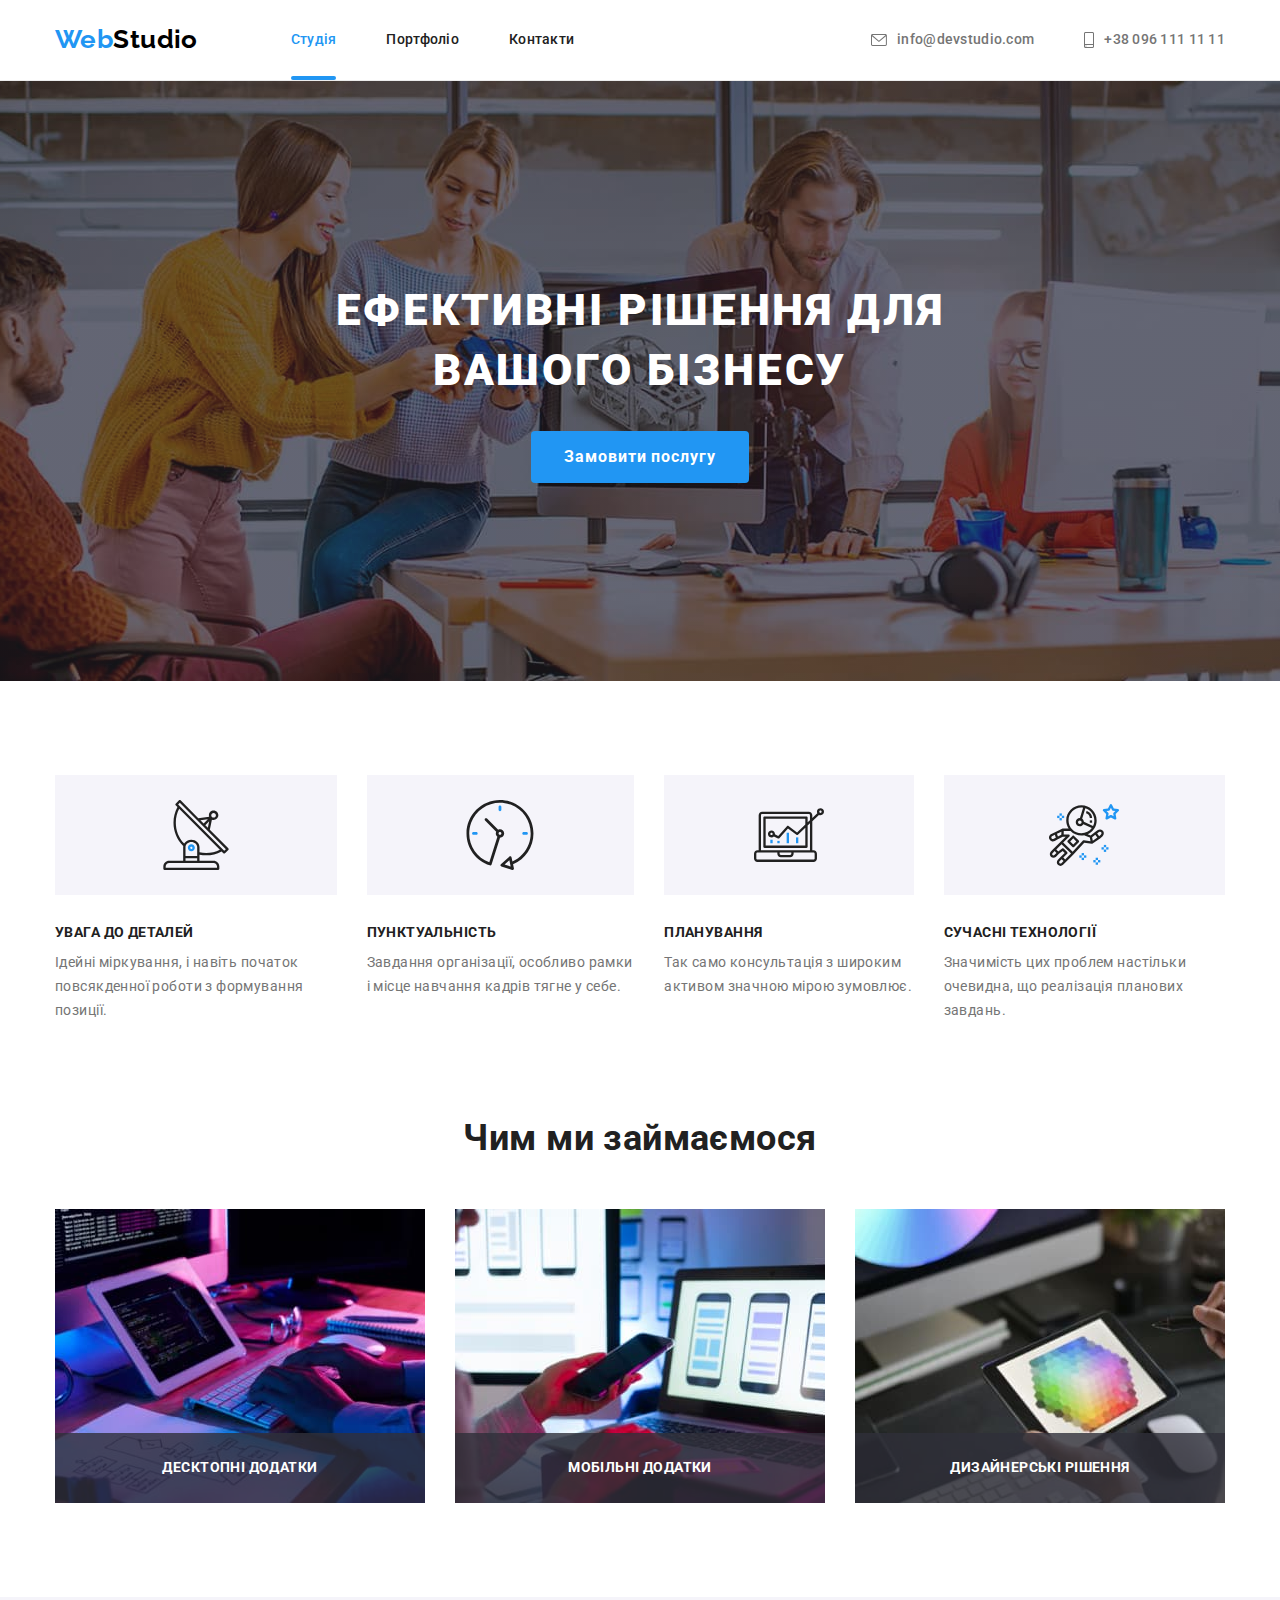
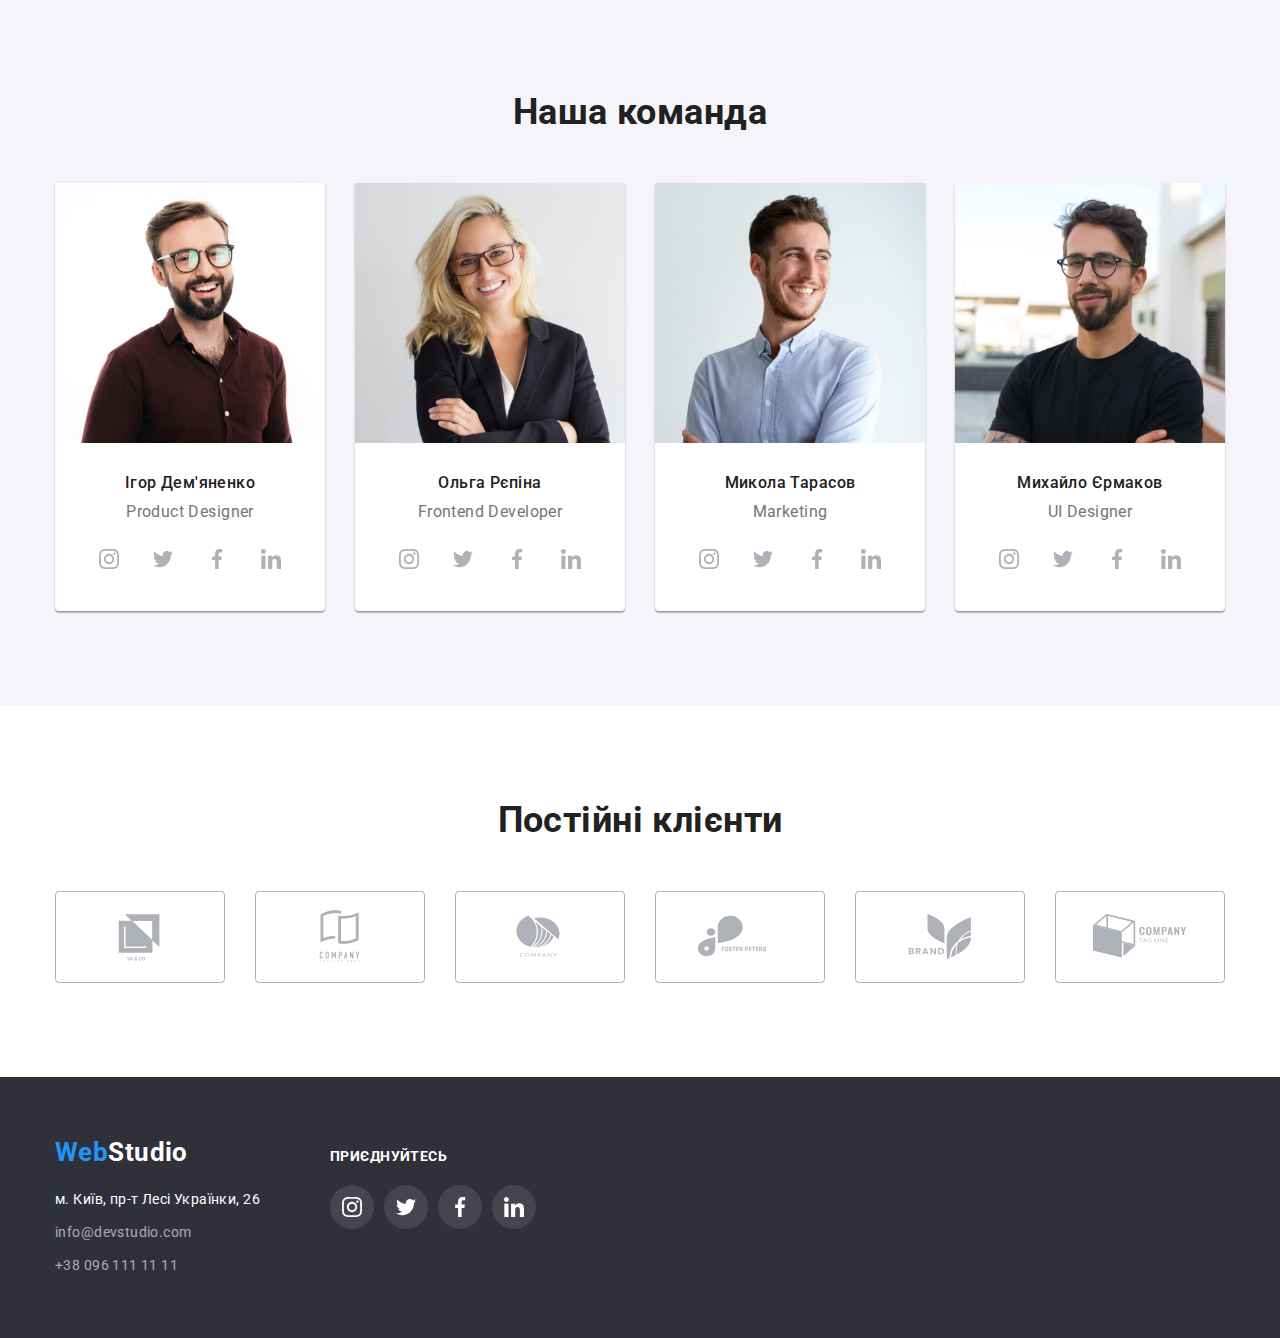
<file: index.html>
<!DOCTYPE html>
<html lang="uk">
<head>
    <meta charset="UTF-8">
    <meta http-equiv="X-UA-Compatible" content="IE=edge">
    <meta name="viewport" content="width=device-width, initial-scale=1.0">
    <title>Студія</title>
    <link rel="preconnect" href="https://fonts.googleapis.com">
<link rel="preconnect" href="https://fonts.gstatic.com" crossorigin>
<link href="https://fonts.googleapis.com/css2?family=Raleway:wght@700&family=Roboto:wght@400;500;700;900&display=swap" rel="stylesheet">
<link rel="stylesheet" href="https://cdnjs.cloudflare.com/ajax/libs/modern-normalize/1.1.0/modern-normalize.min.css ">   
<link rel="stylesheet" href="./css/styles.css">
</head>
<body>
    <!--шапка-->
    <header class="header">
        <div class="container header-container">
        <nav class="main-nav">
        <a href="./index.html" class="logo"><span class="accent">Web</span>Studio</a>
        <ul class="site-nav list">
            <li class="item"><a href="./index.html" class="link current">Студія</a></li>
            <li class="item"><a href="./portfolio.html" class="link">Портфоліо</a></li>
            <li class="item"><a href="" class="link">Контакти</a></li>
        </ul>
    </nav>
        <ul class="auth-nav list">
            <li class="item">   
            <a href="mailto:info@devstudio.com" class="link-mail">
                <svg class="icon-nav" width="16px" height="12px">
                <use href="./images/symbol-defs.svg#icon-envelope"></use>
                </svg>info@devstudio.com</a></li>
            <li class="item">
                <a href="tel:+380961111111" class="link">
                <svg class="icon-tel" width="10px" height="16px">
                    <use href="./images/symbol-defs.svg#icon-smartphone"></use>
                    </svg>+38 096 111 11 11</a></li>
        </ul>
    </div>
     </header>
     <main>
     <!--герой-->
     <div class="overlay">
        <section class="hero">  
            <h1 class="hero-title">ЕФЕКТИВНІ РІШЕННЯ ДЛЯ ВАШОГО БІЗНЕСУ</h1>
            <button data-modal-open type="button" class="button">Замовити послугу</button>
        </section>
    </div>
    
     <!--Наші особливості-->
     <section class="section-feature">
        <div class="container">
        <h2 class="visually-hidden">Наші особливості</h2>
        <ul class="feature-list">
          <li class="item"><a href="#" class="feature-icon">
            <svg class="links-icon" width="70px" height="70px">
            <use href="./images/symbol-defs.svg#icon-antenna">
            </use>
            </svg></a>
            <h3 class="title">УВАГА ДО ДЕТАЛЕЙ</h3>
            <p class="feature-list text">Ідейні міркування, і навіть початок повсякденної роботи з формування позиції. </p>
        </li>
        <li class="item"><a href="#" class="feature-icon">
            <svg class="links-icon" width="70px" height="70px">
                <use href="./images/symbol-defs.svg#icon-clock">
                </use>
                </svg></a>
            <h3 class="title">ПУНКТУАЛЬНІСТЬ</h3>
            <p class="feature-list text">Завдання організації, особливо рамки і місце навчання кадрів тягне у себе.</p>
        </li>
        <li class="item"><a href="#" class="feature-icon">
            <svg class="links-icon" width="70px" height="70px">
                <use href="./images/symbol-defs.svg#icon-diagram">
                </use>
                </svg></a>
            <h3 class="title">ПЛАНУВАННЯ</h3>
            <p class="feature-list text">Так само консультація з широким активом значною мірою зумовлює.</p>
        </li> 
        <li class="item"><a href="#" class="feature-icon">
            <svg class="links-icon" width="70px" height="70px">
                <use href="./images/symbol-defs.svg#icon-astronaut">
                </use>
                </svg></a>
            <h3 class="title">СУЧАСНІ ТЕХНОЛОГІЇ</h3>
            <p class="feature-list text">Значимість цих проблем настільки очевидна, що реалізація планових завдань.</p>
        </li> 
        </ul>
    </div>
     </section>
     <!--Чим ми займаємось-->
     <section class="section-work">
        <div class="container">
        <h2 class="section-title">Чим ми займаємося</h2>
        <ul class="work-list">
            <li class="item">
                <img src="./images/img-section-our-work-work-desc.jpg" alt="робочий стіл з комп'ютером">
                <p class="item-label">Десктопні додатки</p>
            </li>
            <li class="item">
                <img src="./images/img-section-our-work-mobile.jpg" alt="мобільний телефон">
                <p class="item-label">Мобільні додатки</p>
            </li>
            <li class="item">
                <img src="./images/img-section-our-work-tablet.jpg" alt="планшет">
                <p class="item-label">Дизайнерські рішення</p>
            </li>
        </ul>
    </div>
     </section>
     <!--Наша команда-->
     <section class="section-team">
        <div class="container">
        <h2 class="section-title">Наша команда</h2>
        <ul class="team-list"> 
            <li class="items">
                <img src="./images/img-section-our-team-pd.jpg" class="item" width="270" alt="чоловік в окулярах">
                <div class="container-img-team">
                <h3 class="title">Ігор Дем'яненко</h3>
                <p class="team-list text">Product Designer</p>
                <ul class="socials-list">
                    <li class="socials-list-link"><a href="#" class="links-icon">
                        <svg class="links-icon-insta" width="20px" height="20px">
                        <use href="./images/symbol-defs.svg#icon-instagram">
                        </use>
                        </svg></a></li>
                    <li class="socials-list-link"><a href="#" class="links-icon">
                        <svg class="links-icon-twitt" width="20px" height="20px">
                        <use href="./images/symbol-defs.svg#icon-twitter">
                        </use>
                        </svg></a></li>
                    <li class="socials-list-link"><a href="#" class="links-icon">
                        <svg class="links-icon-facebook" width="20px" height="20px">
                        <use href="./images/symbol-defs.svg#icon-facebook">
                        </use>
                        </svg></a></li>
                    <li class="socials-list-link"><a href="#" class="links-icon">
                        <svg class="links-icon-linkedin" width="20px" height="20px">
                        <use href="./images/symbol-defs.svg#icon-linkedin">
                        </use>
                        </svg></a></li>   
                </ul>
                </div>
            </li>
            <li class="items">
                <img src="./images/img-section-our-team-fd.jpg" class="item" width="270" alt="жінка">
                <div class="container-img-team">
                <h3 class="title">Ольга Рєпіна</h3>
                <p class="team-list text">Frontend Developer</p>
                <ul class="socials-list">
                    <li class="socials-list-link"><a href="#" class="links-icon">
                        <svg class="links-icon-insta" width="20px" height="20px">
                        <use href="./images/symbol-defs.svg#icon-instagram">
                        </use>
                        </svg></a></li>
                    <li class="socials-list-link"><a href="#" class="links-icon">
                        <svg class="links-icon-twitt" width="20px" height="20px">
                        <use href="./images/symbol-defs.svg#icon-twitter">
                        </use>
                        </svg></a></li>
                    <li class="socials-list-link"><a href="#" class="links-icon">
                        <svg class="links-icon-facebook" width="20px" height="20px">
                        <use href="./images/symbol-defs.svg#icon-facebook">
                        </use>
                        </svg></a></li>
                    <li class="socials-list-link"><a href="#" class="links-icon">
                        <svg class="links-icon-linkedin" width="20px" height="20px">
                        <use href="./images/symbol-defs.svg#icon-linkedin">
                        </use>
                        </svg></a></li>   
                </ul>
            </div>
            </li>
            <li class="items">
                <img src="./images/img-section-our-team-m.jpg" class="item" width="270" alt="чоловік">
                <div class="container-img-team">
                <h3 class="title">Микола Тарасов</h3>
                <p class="team-list text">Marketing</p>
                <ul class="socials-list">
                    <li class="socials-list-link"><a href="#" class="links-icon">
                        <svg class="links-icon-insta" width="20px" height="20px">
                        <use href="./images/symbol-defs.svg#icon-instagram">
                        </use>
                        </svg></a></li>
                    <li class="socials-list-link"><a href="#" class="links-icon">
                        <svg class="links-icon-twitt" width="20px" height="20px">
                        <use href="./images/symbol-defs.svg#icon-twitter">
                        </use>
                        </svg></a></li>
                    <li class="socials-list-link"><a href="#" class="links-icon">
                        <svg class="links-icon-facebook" width="20px" height="20px">
                        <use href="./images/symbol-defs.svg#icon-facebook">
                        </use>
                        </svg></a></li>
                    <li class="socials-list-link"><a href="#" class="links-icon">
                        <svg class="links-icon-linkedin" width="20px" height="20px">
                        <use href="./images/symbol-defs.svg#icon-linkedin">
                        </use>
                        </svg></a></li>   
                </ul>
            </div>
            </li>
            <li class="items">
                <img src="./images/img-section-our-team-uid.jpg" class="item" width="270" alt="чоловік">
                <div class="container-img-team">
                <h3 class="title">Михайло Єрмаков</h3>
                <p class="team-list text">UI Designer</p>
                <ul class="socials-list">
                    <li class="socials-list-link"><a href="#" class="links-icon">
                        <svg class="links-icon-insta" width="20px" height="20px">
                        <use href="./images/symbol-defs.svg#icon-instagram">
                        </use>
                        </svg></a></li>
                    <li class="socials-list-link"><a href="#" class="links-icon">
                        <svg class="links-icon-twitt" width="20px" height="20px">
                        <use href="./images/symbol-defs.svg#icon-twitter">
                        </use>
                        </svg></a></li>
                    <li class="socials-list-link"><a href="#" class="links-icon">
                        <svg class="links-icon-facebook" width="20px" height="20px">
                        <use href="./images/symbol-defs.svg#icon-facebook">
                        </use>
                        </svg></a></li>
                    <li class="socials-list-link"><a href="#" class="links-icon">
                        <svg class="links-icon-linkedin" width="20px" height="20px">
                        <use href="./images/symbol-defs.svg#icon-linkedin">
                        </use>
                        </svg></a></li>   
                </ul>
            </div>
            </li>
        </ul>
    </div>
     </section>
     <!-- НАШІ КЛІЕНТИ -->
     <section class="section-clients">
        <div class="container">
            <h2 class="section-title">Постійні клієнти</h2>
            <ul class="client-list">
                <li class="item"><a href="#" class="company-icon">
                    <svg class="btn-icon" width="106px" height="60px">
                    <use href="./images/symbol-defs.svg#icon-Logo">
                    </use>
                    </svg></a></li>
                <li class="item"><a href="#" class="company-icon">
                    <svg class="btn-icon" width="106px" height="60px">
                    <use href="./images/symbol-defs.svg#icon-Logo-1">
                    </use>
                    </svg></a></li>
                <li class="item"><a href="#" class="company-icon">
                    <svg class="btn-icon" width="106px" height="60px">
                    <use href="./images/symbol-defs.svg#icon-Logo-2">
                    </use>
                    </svg></a></li>
                <li class="item"><a href="#" class="company-icon">
                    <svg class="btn-icon" width="106px" height="60px">
                    <use href="./images/symbol-defs.svg#icon-Logo-3">
                    </use>
                    </svg></a></li>
                <li class="item"><a href="#" class="company-icon">
                    <svg class="btn-icon" width="106px" height="60px">
                    <use href="./images/symbol-defs.svg#icon-Logo-4">
                    </use>
                    </svg></a></li>
                <li class="item"><a href="#" class="company-icon">
                    <svg class="btn-icon" width="106px" height="60px">
                    <use href="./images/symbol-defs.svg#icon-Logo-5">
                    </use>
                    </svg></a></li>
            </ul>
        </div>
     </section>
    </main>
    <footer class="footer">
        <div class="container">
        <div>
        <a href="./index.html" class="logo-footer"><span class="accent">Web</span>Studio</a>
        <address>
            <ul class="address-nav list">
                <li><a href="https://goo.gl/maps/8p7UmijSQz6goDwR9" class="link-map" target="_blank" rel="noreferrer noopener">м. Київ, пр-т Лесі Українки, 26</a></li>
                <li><a href="mailto:info@devstudio.com" class="link">info@devstudio.com</a></li>
                <li><a href="tel:+380961111111" class="link">+38 096 111 11 11</a></li>
            </ul>
        </address>
    </div>
        <div class="socials">
            <p class="socials-title">ПРИЄДНУЙТЕСЬ</p>
            <ul class="socials-list">
                <li class="socials-list-link">
                    <a href="#" class="links-icon">
                    <svg class="links-icon-insta" width="20px" height="20px">
                    <use href="./images/symbol-defs.svg#icon-instagram">
                    </use>
                    </svg></a></li>
                <li class="socials-list-link">
                    <a href="#" class="links-icon">
                    <svg class="links-icon-twitt" width="20px" height="20px">
                    <use href="./images/symbol-defs.svg#icon-twitter">
                    </use>
                    </svg></a></li>
                <li class="socials-list-link">
                    <a href="#" class="links-icon">
                    <svg class="links-icon-facebook" width="20px" height="20px">
                    <use href="./images/symbol-defs.svg#icon-facebook">
                    </use>
                    </svg></a></li>
                <li class="socials-list-link">
                    <a href="#" class="links-icon">
                    <svg class="links-icon-linkedin" width="20px" height="20px">
                    <use href="./images/symbol-defs.svg#icon-linkedin">
                    </use>
                    </svg></a></li>
               
            </ul>
        </div>
    </div>
    </footer>
    <div class="backdrop is-hidden " data-modal>
        <div class="modal">
            <button data-modal-close class="modal-btn">
                <svg class="icon-close" width="18px" height="18px">
                <use href="./images/symbol-defs.svg#icon-close-black-18dp">
                </use>
                </svg></button>
        </div>
    </div>
    <script src="./js/modal.js"></script>
</body>
</html>
</file>
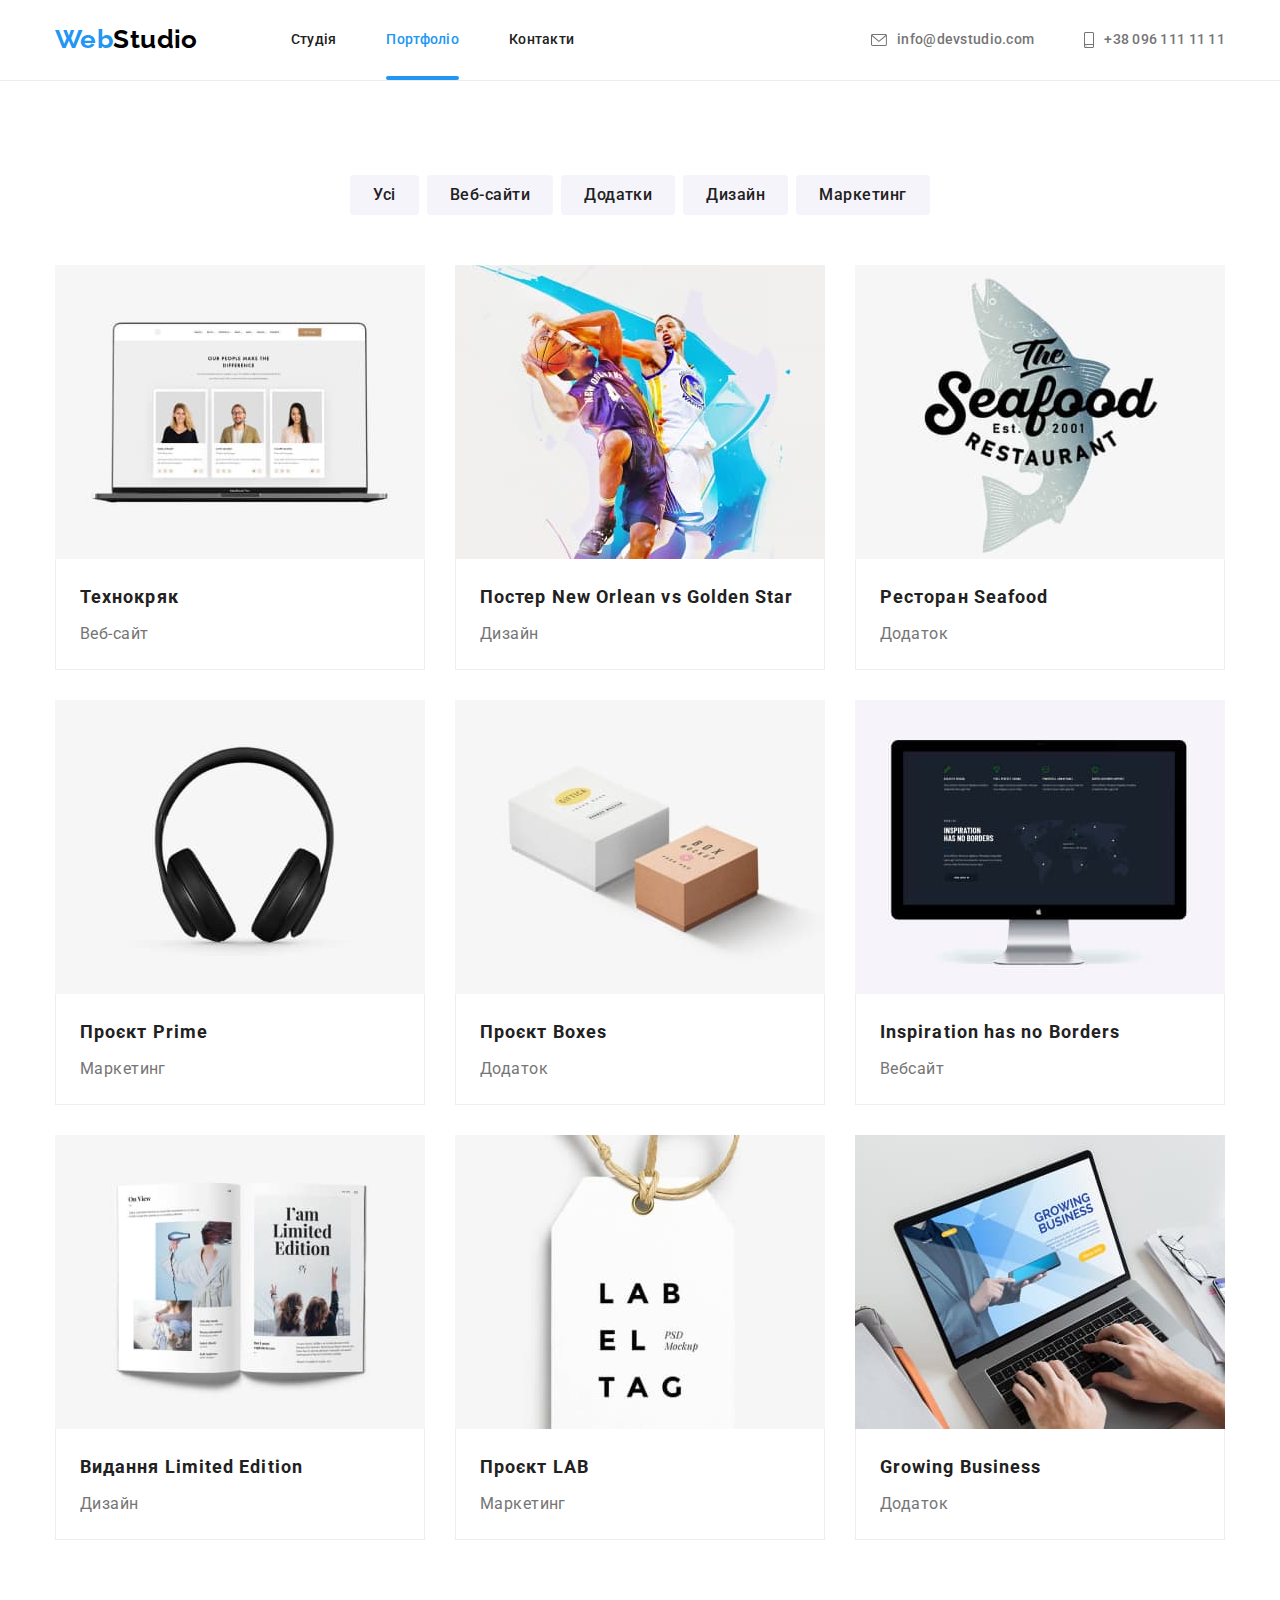
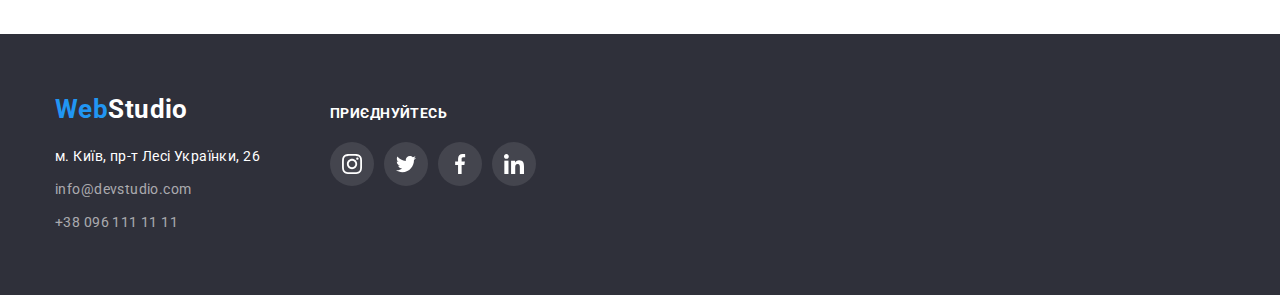
<file: portfolio.html>
<!DOCTYPE html>
<html lang="uk">
<head>
    <meta charset="UTF-8">
    <meta http-equiv="X-UA-Compatible" content="IE=edge">
    <meta name="viewport" content="width=device-width, initial-scale=1.0">
    <title>Студія</title>
    <link rel="preconnect" href="https://fonts.googleapis.com">
<link rel="preconnect" href="https://fonts.gstatic.com" crossorigin>
<link href="https://fonts.googleapis.com/css2?family=Raleway:wght@700&family=Roboto:wght@400;500;700;900&display=swap" rel="stylesheet">
 <link rel="stylesheet" href="https://cdnjs.cloudflare.com/ajax/libs/modern-normalize/1.1.0/modern-normalize.min.css ">   
<link rel="stylesheet" href="./css/styles.css">
</head>
<body>
    <!--шапка-->
    <header class="header">
        <div class="container header-container">
        <nav class="main-nav">
        <a href="./index.html" class="logo"><span class="accent">Web</span>Studio</a>
        <ul class="site-nav list">
            <li class="item"><a href="./index.html" class="link">Студія</a></li>
            <li class="item"><a href="./portfolio.html" class="link current">Портфоліо</a></li>
            <li class="item"><a href="" class="link">Контакти</a></li>
        </ul>
        </nav>
        <ul class="auth-nav list">
            <li class="item">   
             <a href="mailto:info@devstudio.com" class="link-mail">
                <svg class="icon-nav" width="16px" height="12px">
                <use href="./images/symbol-defs.svg#icon-envelope"></use>
                </svg>info@devstudio.com</a></li>
            <li class="item">
                <a href="tel:+380961111111" class="link">
                <svg class="icon-tel" width="10px" height="16px">
                    <use href="./images/symbol-defs.svg#icon-smartphone"></use>
                    </svg>+38 096 111 11 11</a></li>
        </ul>
    </div>
     </header>
     <main>
        <section class="portfolio">
        <div class="container">
          <h1 class="visually-hidden">наші проекти</h1>
          <ul class="portfolio-btn">
            <li class="item"><button type="button" class="buttons">Усі</button></li>
            <li class="item"><button type="button" class="buttons">Веб-сайти</button></li>
            <li class="item"><button type="button" class="buttons">Додатки</button></li>
            <li class="item"><button type="button" class="buttons">Дизайн</button></li>
            <li class="item"><button type="button" class="buttons">Маркетинг</button></li>
        </ul>
        <!-- наші роботи-->
            <ul class="portfolio-list">
                <li class="items">
                    <a href="" class="card-link">
                    <div class="product-thumb">
                    <img src="./images/технокряк.jpg" class="item" width="370" alt="Ноутбук">
                    <p class="product-overlay">Ресурс пропонує комплексні 
                        пропозиції з різним рівнем функціоналу та сервісів.
                         Все це дозволить відвідувачу отримати вичерпні
                          відомості про компанію чи приватну особу.</p>
                    </div>
                    <div class="container-img">
                        <h2 class="portfolio-list-title">Технокряк</h2>
                        <p class="text">Веб-сайт</p>
                    </div>
                    
                </a>
                </li>
                <li class="items">
                    <a href="" class="card-link">
                    <div class="product-thumb">
                    <img src="./images/Orleans.jpg" class="item" width="370" alt="чоловіки грають в баскетбол">
                    <p class="product-overlay">Ресурс пропонує комплексні 
                        пропозиції з різним рівнем функціоналу та сервісів.
                         Все це дозволить відвідувачу отримати вичерпні
                          відомості про компанію чи приватну особу.</p>
                    </div>
                    <div class="container-img" >
                        <h2 class="portfolio-list-title">Постер New Orlean vs Golden Star</h2>
                    <p class="text">Дизайн</p>
                    </div>
                    </a>
                </li>
                <li class="items">
                    <a href="" class="card-link">
                    <div class="product-thumb">
                    <img src="./images/seafood.jpg" class="item" width="370" alt="логотип ресторану">
                    <p class="product-overlay">Ресурс пропонує комплексні 
                        пропозиції з різним рівнем функціоналу та сервісів.
                         Все це дозволить відвідувачу отримати вичерпні
                          відомості про компанію чи приватну особу.</p>
                    </div>
                    <div class="container-img">
                        <h2 class="portfolio-list-title">Ресторан Seafood</h2>
                        <p class="text">Додаток</p>
                    </div>
                    </a>
                </li>
                <li class="items">
                    <a href="" class="card-link">
                    <div class="product-thumb">
                    <img src="./images/headphon.jpg" class="item" width="370" alt="навушники">
                    <p class="product-overlay">Ресурс пропонує комплексні 
                        пропозиції з різним рівнем функціоналу та сервісів.
                         Все це дозволить відвідувачу отримати вичерпні
                          відомості про компанію чи приватну особу.</p>
                    </div>
                    <div class="container-img">
                        <h2 class="portfolio-list-title">Проєкт Prime</h2>
                        <p class="text">Маркетинг</p>
                    </div>
                    </a>
                </li>
                <li class="items">
                    <a href="" class="card-link">
                     <div class="product-thumb">
                    <img src="./images/box.jpg" class="item" width="370" alt="дві коробки">
                    <p class="product-overlay">Ресурс пропонує комплексні 
                        пропозиції з різним рівнем функціоналу та сервісів.
                         Все це дозволить відвідувачу отримати вичерпні
                          відомості про компанію чи приватну особу.</p>
                    </div>
                    <div class="container-img">
                        <h2 class="portfolio-list-title">Проєкт Boxes</h2>
                        <p class="text">Додаток</p>
                    </div>
                    </a>
                </li>
                <li class="items">
                    <a href="" class="card-link">
                    <div class="product-thumb">
                    <img src="./images/comp.jpg" class="item" width="370" alt="монітор">
                    <p class="product-overlay">Ресурс пропонує комплексні 
                        пропозиції з різним рівнем функціоналу та сервісів.
                         Все це дозволить відвідувачу отримати вичерпні
                          відомості про компанію чи приватну особу.</p>
                    </div>
                    <div class="container-img">
                        <h2 class="portfolio-list-title">Inspiration has no Borders</h2>
                        <p class="text" >Вебсайт</p>
                    </div>
                    </a>
                </li>
                <li class="items">
                    <a href="" class="card-link">
                    <div class="product-thumb">
                    <img src="./images/book.jpg" class="item" width="370" alt="книга">
                    <p class="product-overlay">Ресурс пропонує комплексні 
                        пропозиції з різним рівнем функціоналу та сервісів.
                         Все це дозволить відвідувачу отримати вичерпні
                          відомості про компанію чи приватну особу.</p>
                    </div>
                    <div class="container-img">
                        <h2 class="portfolio-list-title">Видання Limited Edition</h2>
                        <p class="text">Дизайн</p>
                    </div>
                    </a>
                </li>
                <li class="items">
                    <a href="" class="card-link">
                    <div class="product-thumb">
                    <img src="./images/label.jpg" class="item" width="370" alt="логотип">
                    <p class="product-overlay">Ресурс пропонує комплексні 
                        пропозиції з різним рівнем функціоналу та сервісів.
                         Все це дозволить відвідувачу отримати вичерпні
                          відомості про компанію чи приватну особу.</p>
                    </div>
                    <div class="container-img">
                        <h2 class="portfolio-list-title">Проєкт LAB</h2>
                        <p class="text">Маркетинг</p>
                    </div>
                    </a>
                </li>
                <li class="items">
                    <a href="" class="card-link">
                    <div class="product-thumb">
                    <img src="./images/laptop.jpg" class="item" width="370" alt="людина працює з ноутбуком">
                    <p class="product-overlay">Ресурс пропонує комплексні 
                        пропозиції з різним рівнем функціоналу та сервісів.
                         Все це дозволить відвідувачу отримати вичерпні
                          відомості про компанію чи приватну особу.</p>
                    </div>
                    <div class="container-img">
                        <h2 class="portfolio-list-title">Growing Business</h2>
                        <p class="text">Додаток</p>
                    </div>
                    </a>
                </li>
            </ul>
        </div> 
        </section>
     </main>
     <footer class="footer">
        <div class="container">
        <div>
        <a href="./index.html" class="logo-footer"><span class="accent">Web</span>Studio</a>
        <address>
            <ul class="address-nav list">
                <li><a href="https://goo.gl/maps/8p7UmijSQz6goDwR9" class="link-map" target="_blank" rel="noreferrer noopener">м. Київ, пр-т Лесі Українки, 26</a></li>
                <li><a href="mailto:info@devstudio.com" class="link">info@devstudio.com</a></li>
                <li><a href="tel:+380961111111" class="link">+38 096 111 11 11</a></li>
            </ul>
        </address>
    </div>
        <div class="socials">
            <p class="socials-title">ПРИЄДНУЙТЕСЬ</p>
            <ul class="socials-list">
                <li class="socials-list-link">
                    <a href="#" class="links-icon">
                    <svg class="links-icon-insta" width="20px" height="20px">
                    <use href="./images/symbol-defs.svg#icon-instagram">
                    </use>
                    </svg></a></li>
                <li class="socials-list-link">
                    <a href="#" class="links-icon">
                    <svg class="links-icon-twitt" width="20px" height="20px">
                    <use href="./images/symbol-defs.svg#icon-twitter">
                    </use>
                    </svg></a></li>
                <li class="socials-list-link">
                    <a href="#" class="links-icon">
                    <svg class="links-icon-facebook" width="20px" height="20px">
                    <use href="./images/symbol-defs.svg#icon-facebook">
                    </use>
                    </svg></a></li>
                <li class="socials-list-link">
                    <a href="#" class="links-icon">
                    <svg class="links-icon-linkedin" width="20px" height="20px">
                    <use href="./images/symbol-defs.svg#icon-linkedin">
                    </use>
                    </svg></a></li>
               
            </ul>
        </div>
    </div>
    </footer>
</body>
</html>
</file>
<file: css/styles.css>
/* колір основного тексту #757575;*/
/* вторинний колір тексту #212121;*/
/* заголовок #FFFFFF;*/
/* колір акценту #2196F3;*/
/*основний колір фону #F5F5F5;*/
/* вторинний колір фону #F5F4FA;*/
/* колір посилання в футері mail tel  rgba(255, 255, 255, 0.6) */
/* колір кнопки при ховері #188CE8 */
/* колір бордера портфоліо картка #EEEEEE */
/* колір лого клієнтів #AFB1B8 */

:root {
    --primary-text-color:#757575;
    --title-text-color:#212121;
    --accent-color:#2196F3;
    --head-title-color:#FFFFFF;
    --primary-bg-color:#FFFFFF;
    --secondary-bg-color:#F5F4FA;
    --hero-bg-color:#2F303A;
    --primary-logo-color:#000000;
    --secondary-link-color: rgba(255, 255, 255, 0.6);
    --button-bgc-hover-color: #188CE8;
    --bottom-border-card-color: #EEEEEE;
    --border-header-color: #ececec;
    --clients-logo-color:#AFB1B8;
    --timing-function: cubic-bezier(0.4, 0, 0.2, 1);
}
body {
color: var(--primary-text-color);
background-color: var(--primary-bg-color);
font-family: "Roboto", "Sans-serif";
font-size: 14px;
letter-spacing: 0.03em;
line-height: 1.71;
}

.section-team, .section-work,
 .section-feature, .hero,
  .portfolio, .section-clients{
padding-top: 94px;
padding-bottom: 94px;
}

.container {
margin-left: auto;
margin-right: auto;
width: 1200px;
padding-left: 15px;
padding-right: 15px;
}

.list, .feature-list, .work-list, .team-list, 
.portfolio-btn, .portfolio-list, .client-list,
.socials-list, links-list{
list-style: none;
padding: 0;
margin: 0;
}

.accent {
color:var(--accent-color);
}
.logo {
text-decoration: none;
color:var(--primary-logo-color);
font-family: "Raleway", "sans-serif";
font-weight: 700;
font-size: 26px;
line-height: 1.2;
transition-property: color;
transition-duration: 250ms;
transition-timing-function: var(--timing-function);
}
.logo-footer {
text-decoration: none;
color: var(--head-title-color);
font-weight: 700;
font-size: 26px;
line-height: 1.2;
}
    
.logo:hover {
color:var(--accent-color);
}

/* HEADER*/
.header {
display: flex;
border-bottom: 1px solid var(--border-header-color);
}
.container.header-container{
display: flex;
}
/* Main NAV */
.main-nav {
display: flex;
align-items: center;
}
/* site-nav*/
.site-nav {
display: flex;
margin-left: 93px;
}

.site-nav .item + .item {
margin-left: 50px;
}
.site-nav .link {
display: block;
padding-top: 32px; 
padding-bottom: 32px;   

text-decoration: none;
color:var(--title-text-color);
font-weight: 500;
font-size: 14px;
line-height: 1.14;
letter-spacing: 0.02em;
transition-property: color;
transition-duration: 250ms;
transition-timing-function: var(--timing-function);
}

.site-nav .link:hover, 
.site-nav .link:focus {
color:var(--accent-color);
}
.site-nav .link.current {
position: relative;
color: var(--accent-color);
}
.site-nav .link.current::after{
    display: block;
    position: absolute;
    bottom: 0;
    left: 0;
    content: "";
    width: 100%;
    height: 4px;
    border-radius: 2px;
    background-color: var(--accent-color);
}
/* auth-nav */
.auth-nav {
display: flex; 
align-items: center; 
margin-left: auto; 
}
.auth-nav .item + .item {
margin-left: 50px;    
}
.icon-nav{
    margin-right: 10px;
    fill: currentColor;
}
.icon-tel{
    margin-right: 10px;
    fill: currentColor;
}

.auth-nav .link,
.auth-nav .link-mail {
display: flex;
align-items: center;
text-decoration: none;
color: var(--primary-text-color);
font-weight: 500;
font-size: 14px;
line-height: 1.14;
letter-spacing: 0.02em;
transition-property: color, fill;
transition-duration: 250ms;
transition-timing-function: var(--timing-function);
}
.auth-nav .link-mail:hover,
.auth-nav .link-mail:focus {
color: var(--accent-color);
fill: var(--accent-color);
}

.auth-nav .link:hover, 
.auth-nav .link:focus {
color: var(--accent-color);
fill: var(--accent-color);
}  

/* HERO */
.hero {
padding-top: 200px;
padding-bottom: 200px;   
}
.overlay{
    max-width: 1600px;
    height: 600px;
    margin-left: auto;
    margin-right: auto;
    background-image: linear-gradient( to right, 
    rgba(47, 48, 58, 0.4), 
    rgba(47, 48, 58, 0.4)), url(../images/hero\ img\ .jpg);
    background-repeat: no-repeat;
    background-position: center;
    background-size: cover;
    text-align: center;
    background-color: var(--primary-text-color);
}

.hero-title {
 margin-left: auto;
 margin-right: auto;
width: 696px;
margin-top: 0;
margin-bottom: 30px;

color:var(--head-title-color) ;
font-weight: 900;
font-size: 44px;
line-height: 1.36;
text-transform: uppercase;
letter-spacing: 0.06em;
}

/* hero button*/
.button {
min-width: 216px;
border-radius: 4px;
padding: 10px 32px;
border: 1px solid transparent;

color:var(--head-title-color);
background-color: var(--accent-color);
font-family: inherit;
font-weight: 700;
font-size: 16px;
line-height: 1.88;
letter-spacing: 0.06em;
cursor: pointer;
transition-property: background-color, box-shadow;
transition-duration: 250ms;
transition-timing-function: var(--timing-function);
}
.button:hover,
.button:focus {
background-color: var(--button-bgc-hover-color);
box-shadow: 0px 4px 4px rgba(0, 0, 0, 0.15);
}

/* section */
/* НАШІ ОСОБЛИВОСТІ */
/* hidden */
.section-feature {
display: flex;
}
.visually-hidden {
position: absolute;
width: 1px;
height: 1px;
margin: -1px;
border: 0;
padding: 0;
white-space: nowrap;
clip-path: inset(100%);
clip: rect(0 0 0 0);
overflow: hidden;
}

.feature-list {
display: flex;
align-items: flex-start;
} 

.feature-list .item + .item {
    margin-left: 30px;
}
.feature-icon{
    display: flex;
    height: 120px;
    justify-content: center;
    align-items: center;
    background-color: var(--secondary-bg-color);
    cursor: auto;
}

.feature-list .title {
margin-top: 30px;
margin-bottom: 10px;
color:var(--title-text-color) ;
font-weight: 700;
font-size: 14px;
line-height: 1.14;
text-transform: uppercase;
}

.feature-list .text {
margin-top: 0;
margin-bottom: 0;
color: var(--primary-text-color);
font-size: 14px;
line-height: 1.71;
}

/* ЧИМ МИ ЗАЙМАЄМОСЬ */
.section-work{
padding-top: 0;
display: flex;
}
.work-list{
display: flex;
}
.work-list .item + .item {
margin-left: 30px;
}
.work-list img{
display: block;
width: 100%;
height: auto;
}
.work-list .item{
    position: relative;
}
.item-label{
    position: absolute;
    bottom: 0;
    right: 0;
    width: 370px;
    margin: 0;
    text-align: center;
    padding: 27px 0px;
    background: rgba(47, 48, 58, 0.8);
    color: var(--primary-bg-color);
    font-weight: 700;
    font-size: 14px;
    line-height: 1.14;
    letter-spacing: 0.03em;
    text-transform: uppercase;
}
    

/* НАША КОМАНДА */
.section-team {
background-color: var(--secondary-bg-color);
}
.team-list{
display: flex;
align-items: center;
}
.team-list .items{
width: 270px;
margin-right: 30px;
margin-bottom: 30px;
background-color: var(--primary-bg-color);
box-shadow: 0px 1px 3px rgba(0, 0, 0, 0.12), 0px 1px 1px rgba(0, 0, 0, 0.14), 0px 2px 1px rgba(0, 0, 0, 0.2);
border-radius: 0px 0px 4px 4px;
}
.team-list .items:nth-child(4n){
margin-right: 0;
}

.team-list .items:nth-last-child(-n+4){
margin-bottom: 0;
}
.team-list .items .item{
    display: block;
}
.container-img-team {
padding: 30px 0;
text-align: center;
/* background-color: var(--primary-bg-color); */
}
.section-title {
margin-top: 0;
margin-bottom: 50px;
color:var(--title-text-color) ;
font-weight: 700;
font-size: 36px;
line-height: 1.17;
text-align: center;
}

.team-list .title {
margin-top: 0;
margin-bottom: 10px;
color: var(--title-text-color);
font-weight: 500;
font-size: 16px;
line-height: 1.19;
}

.team-list .text {
display: block;
text-align: center;
margin-top: 0;
margin-bottom: 16px;
color: var(--primary-text-color);
font-size: 16px;
line-height: 1.19;
}
.team-list .socials-list{
    display: flex;
    justify-content: center;
    align-items: center;
}
team-list .socials-list .socials-list-link + .socials-list-link{
    margin-left: 10px;
}
.team-list .socials-list-link .links-icon{
    display: flex;
    align-items: center;
    justify-content: center;
    width: 44px;
    height: 44px;
    border-radius: 50%;
    fill: var(--clients-logo-color);
    background-color: var(--primary-bg-color);

    transition-property: background-color, fill;
    transition-duration: 250ms;
    transition-timing-function: var(--timing-function);
}
.team-list .socials-list .links-icon:hover,
.links-icon:focus{
    background-color: var(--accent-color);
    fill: var(--primary-bg-color);
}
/* НАШІ КЛІЄНТИ */
.client-list{
    display: flex;
}
.client-list .item + .item{
    margin-left: 30px;
}


.client-list .company-icon{
    display: flex;
    align-items: center;
    justify-content: center;
    width: 170px;
    height: 92px;
    padding: 0;
    border: 1px solid var(--clients-logo-color);
    border-radius: 4px;
    background-color: transparent;
    fill: var(--clients-logo-color);
    cursor: pointer;
    transition-property: fill, border;
    transition-duration: 250ms;
    transition-timing-function: var(--timing-function);
}

.company-icon:hover,
.company-icon:focus{
fill: var(--accent-color);
border: 1px solid var(--accent-color);
}

    
/* footer */
.footer {
padding-top: 60px;
padding-bottom: 60px;
background-color: var(--hero-bg-color);
}
.footer .container{
    display: flex;
    align-items: baseline;
}
.logo-footer{
display: inline-block;
margin-bottom: 20px;
}

.address-nav.list li{
    margin-bottom: 9px;
}
.address-nav.list li:nth-last-child(1){
    margin-bottom: 0;
}

.address-nav .link-map {
margin-bottom: 9px;
text-decoration: none;
color:var(--primary-bg-color);
font-style: normal;
font-size: 14px;
line-height: 1.71;
}
.address-nav .link {
margin-bottom: 9px;
text-decoration: none;
color:var(--secondary-link-color);
font-style: normal;
font-size: 14px;
line-height: 1.71;
transition-property: color;
transition-duration: 250ms;
transition-timing-function: var(--timing-function);
}
.address-nav .link:hover, 
.address-nav .link:focus{
    color: var(--accent-color);
}
.socials{
    margin-left: 70px;
 }
.socials-title{
margin-top: 0;
margin-bottom: 20px;
font-weight: 700;
font-size: 14px;
line-height: 1.14;
letter-spacing: 0.03em;
text-transform: uppercase;
color: var(--head-title-color);
}
.socials-list{
display: flex;
align-items: center;
justify-content: center;
}
.socials-list .socials-list-link + .socials-list-link{
    margin-left: 10px;
}
.socials-list-link .links-icon{
    display: flex;
    align-items: center;
    justify-content: center;
    width: 44px;
    height: 44px;
    border-radius: 50%;
    background-color: rgba(255, 255, 255, 0.1);
    fill: var(--head-title-color);
    transition-property: background-color;
    transition-duration: 250ms;
    transition-timing-function: var(--timing-function);
}
.socials-list-link .links-icon:hover,
.socials-list-link .links-icon:focus{
    background-color: var(--accent-color);
}



/* ПОРТФОЛІО */
.portfolio-btn, .portfolio-list {
list-style: none;
}
.portfolio-btn {
display: flex;
justify-content: center;
margin-bottom: 50px;
}
.portfolio-btn .item + .item {
margin-left: 8px;    
}
/* кнопки */
.portfolio-btn .buttons {
border-radius: 4px;
padding: 6px 22px;
border: 1px solid transparent;
color:var(--title-text-color);
background-color: var(--secondary-bg-color);
font-family: inherit;
font-weight: 500;
font-size: 16px;
line-height: 1.63;
letter-spacing: 0.03em;
text-align: center;
cursor: pointer;
transition-property: background-color, colour, box-shadow;
transition-duration: 250ms;
transition-timing-function: var(--timing-function);
}
.portfolio-btn .buttons:hover,
.portfolio-btn .buttons:focus {
background-color:var(--accent-color);
color:var(--head-title-color);
box-shadow: 0px 3px 1px rgba(0, 0, 0, 0.1), 0px 1px 2px rgba(0, 0, 0, 0.08), 0px 2px 2px rgba(0, 0, 0, 0.12);
}

/* наші роботи */
.portfolio-list{
display: flex;
flex-wrap: wrap;
}
.card-link{
    display: block;
    text-decoration: none;
    transition-property: box-shadow;
    transition-duration: 250ms;
    transition-timing-function: var(--timing-function);
}
.card-link:hover,
.card-link:focus{
    box-shadow: 0px 1px 1px rgba(0, 0, 0, 0.12), 
    0px 4px 4px rgba(0, 0, 0, 0.06), 
    1px 4px 6px rgba(0, 0, 0, 0.16);
}
    
.product-thumb{
    position: relative;
    overflow: hidden;
    
}
.product-overlay{
    position: absolute;
    top: 0;
    left: 0;
    width: 100%;
    height: 100%;
    margin: 0;
    padding: 63px 24px;
    font-size: 18px;
    line-height: 1.56;
    color: var(--head-title-color);
    background-color:rgba(33, 150, 243, 0.9);
    transform: translateY(100%);
    transition-duration: 250ms;
    transition-timing-function: var(--timing-function);
}

.card-link:hover .product-overlay,
.card-link:focus .product-overlay{
    transform: translateY(0);
}
.portfolio-list .items{
max-width: 370px;
margin-right: 30px;
margin-bottom: 30px;
}
.portfolio-list .items:nth-child(3n){
margin-right: 0;
}

.portfolio-list .items:nth-last-child(-n+3){
margin-bottom: 0;
}
.portfolio-list .items .item{
display: block;
}

.container-img {
padding-left: 24px;
padding-right: 24px;
padding-top: 20px;
padding-bottom: 20px;
width: 370px;
border-bottom: 1px solid var(--bottom-border-card-color);
border-right: 1px solid var(--bottom-border-card-color);
border-left: 1px solid var(--bottom-border-card-color);  
}
.portfolio-list-title {
margin-top: 0;
margin-bottom: 4px;
color: var(--title-text-color);
font-weight: 700;
font-size: 18px;
line-height: 2;
letter-spacing: 0.06em;
}
.portfolio-list .text {
margin-top: 0;
margin-bottom: 0;
color: var(--primary-text-color);
font-size: 16px;
line-height: 1.88;
}
/* BACKDROP */
.backdrop{
    position: fixed;
    top: 0;
    left: 0;
    width: 100%;
    height: 100%;
    background-color: rgba(0, 0, 0, 0.2);
}
.backdrop.is-hidden{
    opacity: 0;
    pointer-events: none;
}
.modal{
    position: absolute;
    top: 50%;
    left: 50%;
    transform: translate(-50%, -50%);
    width: 528px;
    height: 581px;
    background-color: var(--primary-bg-color);
    box-shadow: 0px 1px 3px rgba(0, 0, 0, 0.12),
     0px 1px 1px rgba(0, 0, 0, 0.14),
      0px 2px 1px rgba(0, 0, 0, 0.2);
      border-radius: 4px;
}
.modal .modal-btn{
    position: absolute;
    top: 8px;
    right: 8px;
    display: flex;
    justify-content: center;
    align-items: center;
    width: 30px;
    height: 30px;
    border-radius: 50%;
    cursor: pointer;
    background-color: var(--primary-bg-color);
    border: 1px solid rgba(0, 0, 0, 0.1);
}
.modal-btn{
    width: 18px;
    height: 18px;
   fill: var(--primary-logo-color);
}
</file>
